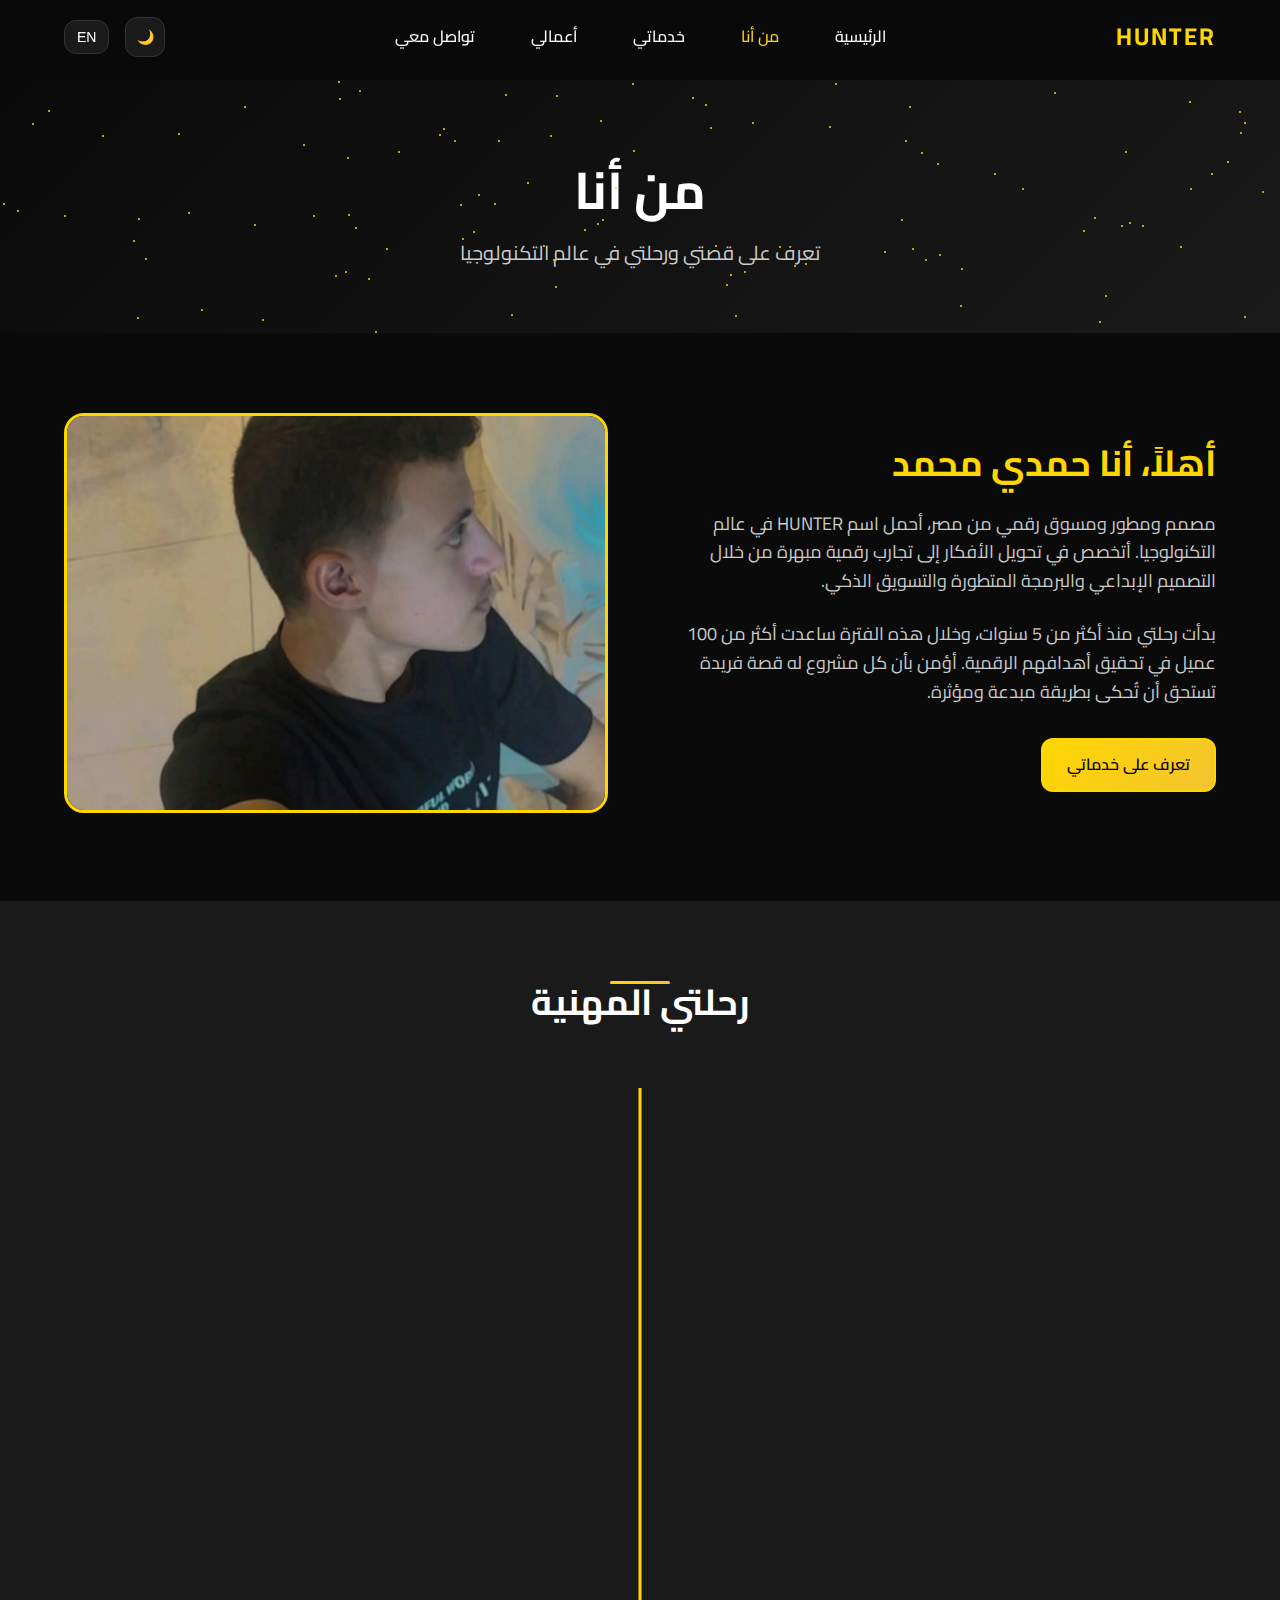
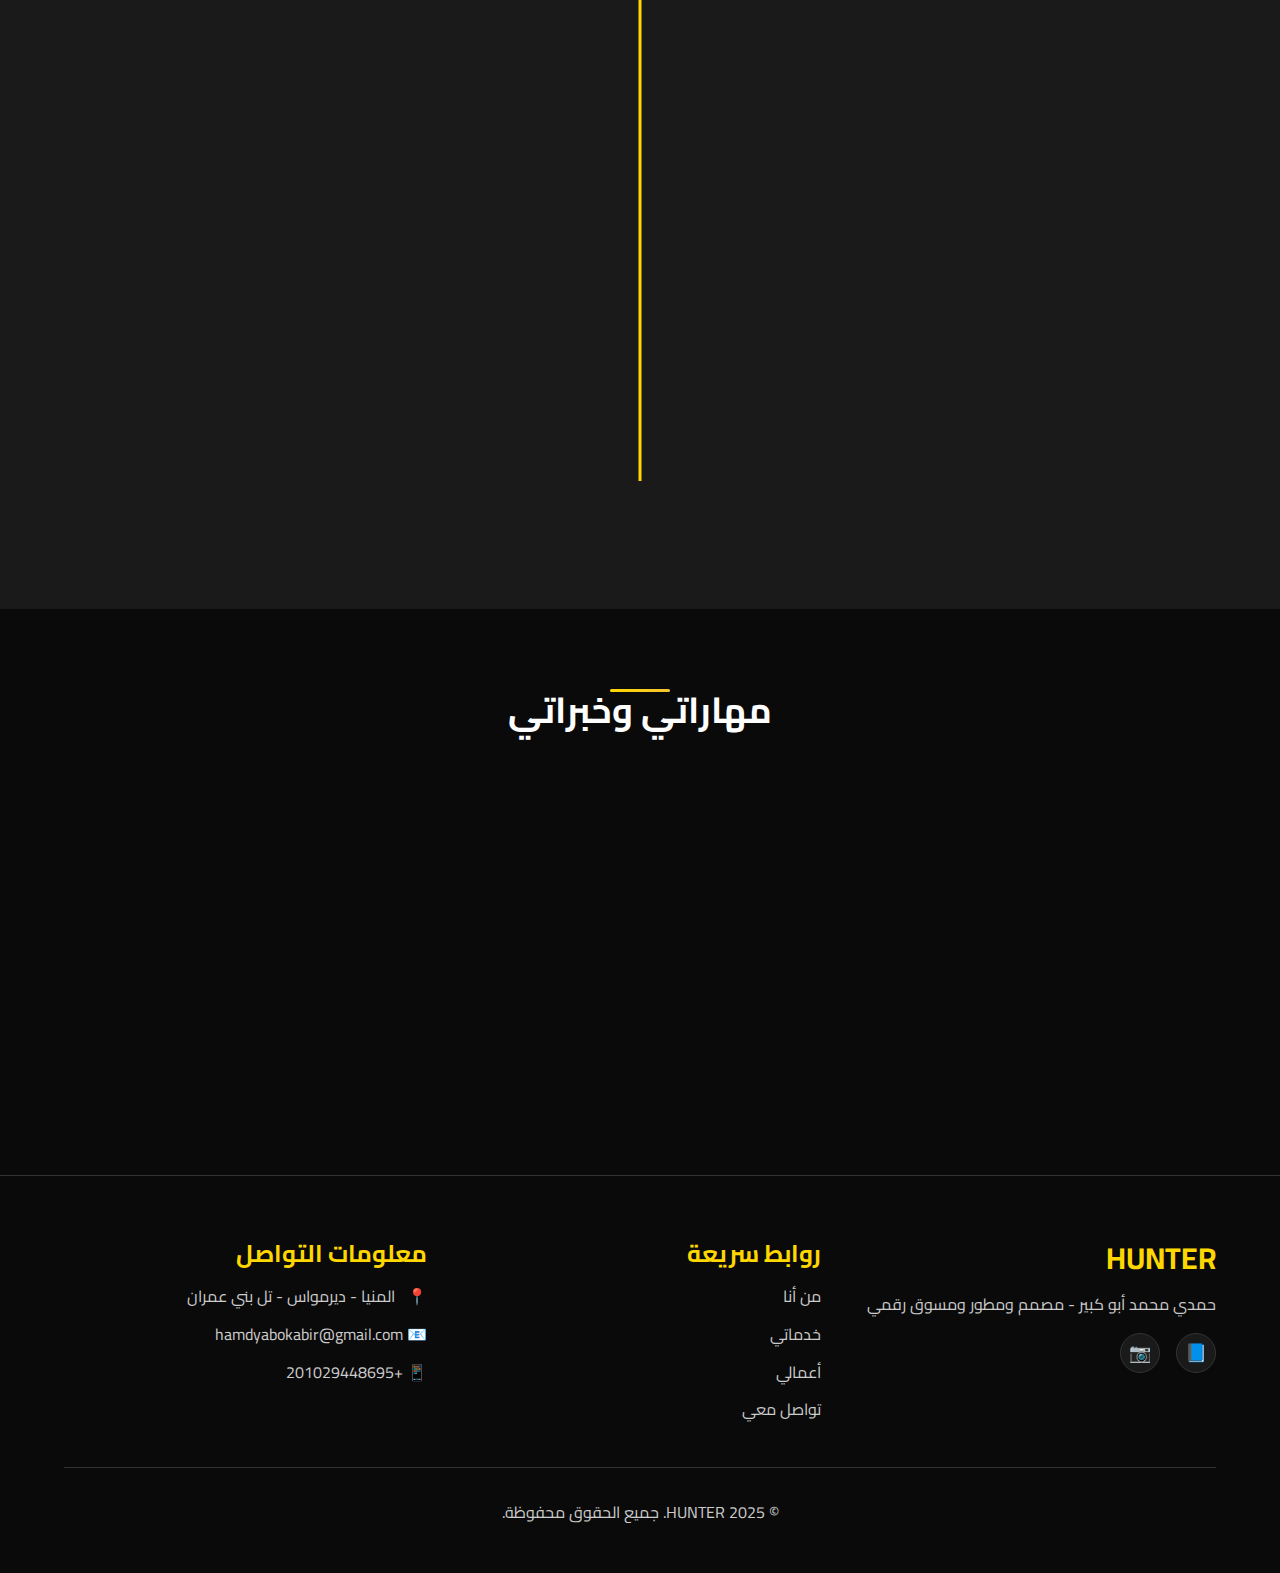
<file: about.html>
<!DOCTYPE html>
<html lang="ar" dir="rtl">
<head>
    <meta charset="UTF-8">
    <meta name="viewport" content="width=device-width, initial-scale=1.0">
    <title>من أنا - HUNTER Portfolio</title>
    <meta name="description" content="تعرف على حمدي محمد أبو كبير - HUNTER، خبرته ومهاراته في التصميم والبرمجة والتسويق الرقمي">
    <link rel="preconnect" href="https://fonts.googleapis.com">
    <link rel="preconnect" href="https://fonts.gstatic.com" crossorigin>
    <link href="https://fonts.googleapis.com/css2?family=Cairo:wght@300;400;600;700&family=Poppins:wght@300;400;500;600;700&display=swap" rel="stylesheet">
    <link rel="stylesheet" href="css/style.css">
</head>
<body class="dark-theme" data-lang="ar">
    <!-- Navigation -->
    <nav class="navbar" id="navbar">
        <div class="nav-container">
            <div class="nav-brand">
                <span class="brand-text">HUNTER</span>
            </div>
            
            <div class="nav-menu" id="nav-menu">
                <a href="index.html" class="nav-link" data-translate="nav_home">الرئيسية</a>
                <a href="about.html" class="nav-link active" data-translate="nav_about">من أنا</a>
                <a href="services.html" class="nav-link" data-translate="nav_services">خدماتي</a>
                <a href="portfolio.html" class="nav-link" data-translate="nav_portfolio">أعمالي</a>
                <a href="contact.html" class="nav-link" data-translate="nav_contact">تواصل معي</a>
            </div>
            
            <div class="nav-controls">
                <button class="theme-toggle" id="theme-toggle" aria-label="Toggle theme">
                    <span class="sun-icon">☀️</span>
                    <span class="moon-icon">🌙</span>
                </button>
                <button class="lang-toggle" id="lang-toggle" data-translate="lang_toggle">EN</button>
                <button class="nav-toggle" id="nav-toggle" aria-label="Toggle menu">
                    <span></span>
                    <span></span>
                    <span></span>
                </button>
            </div>
        </div>
    </nav>

    <!-- About Hero -->
    <section class="page-hero">
        <div class="stars-container" id="stars"></div>
        <div class="container">
            <h1 class="page-title" data-translate="about_title">من أنا</h1>
            <p class="page-subtitle" data-translate="about_subtitle">تعرف على قصتي ورحلتي في عالم التكنولوجيا</p>
        </div>
    </section>

    <!-- About Content -->
    <section class="about-content">
        <div class="container">
            <div class="about-grid">
                <div class="about-text" data-aos="fade-right">
                    <h2 data-translate="about_intro_title">أهلاً، أنا حمدي محمد</h2>
                    <p data-translate="about_intro_text">
                        مصمم ومطور ومسوق رقمي من مصر، أحمل اسم HUNTER في عالم التكنولوجيا. أتخصص في تحويل الأفكار إلى تجارب رقمية مبهرة من خلال التصميم الإبداعي والبرمجة المتطورة والتسويق الذكي.
                    </p>
                    <p data-translate="about_intro_text2">
                        بدأت رحلتي منذ أكثر من 4 سنوات، وخلال هذه الفترة ساعدت أكثر من 99+ عميل في تحقيق أهدافهم الرقمية. أؤمن بأن كل مشروع له قصة فريدة تستحق أن تُحكى بطريقة مبدعة ومؤثرة.
                    </p>
                    <div class="about-cta">
                        <a href="https://wa.me/201029448695" class="btn btn-primary" target="_blank" data-translate="about_cta">تعرف على خدماتي</a>
                    </div>
                </div>
                <div class="about-image" data-aos="fade-left">
                    <img src="css/حمدي.jpg" alt="حمدي">
                </div>
            </div>
        </div>
    </section>

    <!-- Timeline -->
    <section class="timeline-section">
        <div class="container">
            <h2 class="section-title" data-translate="timeline_title">رحلتي المهنية</h2>
            <div class="timeline">
                <div class="timeline-item" data-aos="fade-up">
                    <div class="timeline-date">2020</div>
                    <div class="timeline-content">
                        <h3 data-translate="timeline1_title">البداية</h3>
                        <p data-translate="timeline1_desc">بدأت رحلتي في التصميم الجرافيكي والتعلم الذاتي</p>
                    </div>
                </div>
                <div class="timeline-item" data-aos="fade-up" data-aos-delay="100">
                    <div class="timeline-date">2021</div>
                    <div class="timeline-content">
                        <h3 data-translate="timeline2_title">التطوير</h3>
                        <p data-translate="timeline2_desc">دخولي عالم البرمجة وتطوير المواقع</p>
                    </div>
                </div>
                <div class="timeline-item" data-aos="fade-up" data-aos-delay="200">
                    <div class="timeline-date">2022</div>
                    <div class="timeline-content">
                        <h3 data-translate="timeline3_title">التوسع</h3>
                        <p data-translate="timeline3_desc">إضافة التسويق الرقمي وإدارة وسائل التواصل</p>
                    </div>
                </div>
                <div class="timeline-item" data-aos="fade-up" data-aos-delay="300">
                    <div class="timeline-date">2023</div>
                    <div class="timeline-content">
                        <h3 data-translate="timeline4_title">الاحتراف</h3>
                        <p data-translate="timeline4_desc">تأسيس علامة HUNTER وتقديم خدمات متكاملة</p>
                    </div>
                </div>
                <div class="timeline-item" data-aos="fade-up" data-aos-delay="400">
                    <div class="timeline-date">2025</div>
                    <div class="timeline-content">
                        <h3 data-translate="timeline5_title">الحاضر</h3>
                        <p data-translate="timeline5_desc">أكثر من 150 مشروع ناجح وطموح لتحقيق المزيد</p>
                    </div>
                </div>
            </div>
        </div>
    </section>

    <!-- Skills -->
    <section class="skills-section">
        <div class="container">
            <h2 class="section-title" data-translate="skills_title">مهاراتي وخبراتي</h2>
            <div class="skills-grid">
                <div class="skill-category" data-aos="fade-up">
                    <h3 data-translate="skills_design_title">التصميم</h3>
                    <div class="skills-list">
                        <div class="skill-item">
                            <span>Adobe Photoshop</span>
                            <div class="skill-bar"><div class="skill-progress" style="width: 95%"></div></div>
                        </div>
                        <div class="skill-item">
                            <span>Adobe Illustrator</span>
                            <div class="skill-bar"><div class="skill-progress" style="width: 90%"></div></div>
                        </div>
                        <div class="skill-item">
                            <span>Figma</span>
                            <div class="skill-bar"><div class="skill-progress" style="width: 85%"></div></div>
                        </div>
                    </div>
                </div>
                <div class="skill-category" data-aos="fade-up" data-aos-delay="100">
                    <h3 data-translate="skills_dev_title">البرمجة</h3>
                    <div class="skills-list">
                        <div class="skill-item">
                            <span>HTML/CSS</span>
                            <div class="skill-bar"><div class="skill-progress" style="width: 98%"></div></div>
                        </div>
                        <div class="skill-item">
                            <span>JavaScript</span>
                            <div class="skill-bar"><div class="skill-progress" style="width: 90%"></div></div>
                        </div>
                        <div class="skill-item">
                            <span>React</span>
                            <div class="skill-bar"><div class="skill-progress" style="width: 80%"></div></div>
                        </div>
                    </div>
                </div>
                <div class="skill-category" data-aos="fade-up" data-aos-delay="200">
                    <h3 data-translate="skills_marketing_title">التسويق</h3>
                    <div class="skills-list">
                        <div class="skill-item">
                            <span data-translate="skill_social">إدارة وسائل التواصل</span>
                            <div class="skill-bar"><div class="skill-progress" style="width: 95%"></div></div>
                        </div>
                        <div class="skill-item">
                            <span data-translate="skill_content">كتابة المحتوى</span>
                            <div class="skill-bar"><div class="skill-progress" style="width: 88%"></div></div>
                        </div>
                        <div class="skill-item">
                            <span data-translate="skill_seo">تحسين محركات البحث</span>
                            <div class="skill-bar"><div class="skill-progress" style="width: 75%"></div></div>
                        </div>
                    </div>
                </div>
            </div>
        </div>
    </section>

    <!-- Footer -->
    <footer class="footer">
        <div class="container">
            <div class="footer-content">
                <div class="footer-section">
                    <h3>HUNTER</h3>
                    <p data-translate="footer_description">حمدي محمد أبو كبير - مصمم ومطور ومسوق رقمي</p>
                    <div class="social-links">
                        <a href="https://www.facebook.com/share/19vfsxY9N6/" aria-label="Facebook">📘</a>
                        <a href="https://www.instagram.com/hunter_abokabir?igsh=MW1qZHFhcWM5dHo4eA==" aria-label="Instagram">📷</a>
                    </div>
                </div>
                <div class="footer-section">
                    <h4 data-translate="footer_links_title">روابط سريعة</h4>
                    <ul class="footer-links">
                        <li><a href="about.html" data-translate="nav_about">من أنا</a></li>
                        <li><a href="services.html" data-translate="nav_services">خدماتي</a></li>
                        <li><a href="portfolio.html" data-translate="nav_portfolio">أعمالي</a></li>
                        <li><a href="contact.html" data-translate="nav_contact">تواصل معي</a></li>
                    </ul>
                </div>
                <div class="footer-section">
                    <h4 data-translate="footer_contact_title">معلومات التواصل</h4>
                    <div class="contact-info">
                        <p>📍 <span data-translate="footer_location">المنيا - ديرمواس - تل بني عمران</span></p>
                        <p>📧 hamdyabokabir@gmail.com</p>
                        <p>📱 +201029448695</p>
                    </div>
                </div>
            </div>
            <div class="footer-bottom">
                <p>&copy; 2025 HUNTER. <span data-translate="footer_rights">جميع الحقوق محفوظة.</span></p>
            </div>
        </div>
    </footer>

    <script src="js/lang.js"></script>
    <script src="js/main.js"></script>
</body>
</html>
</file>
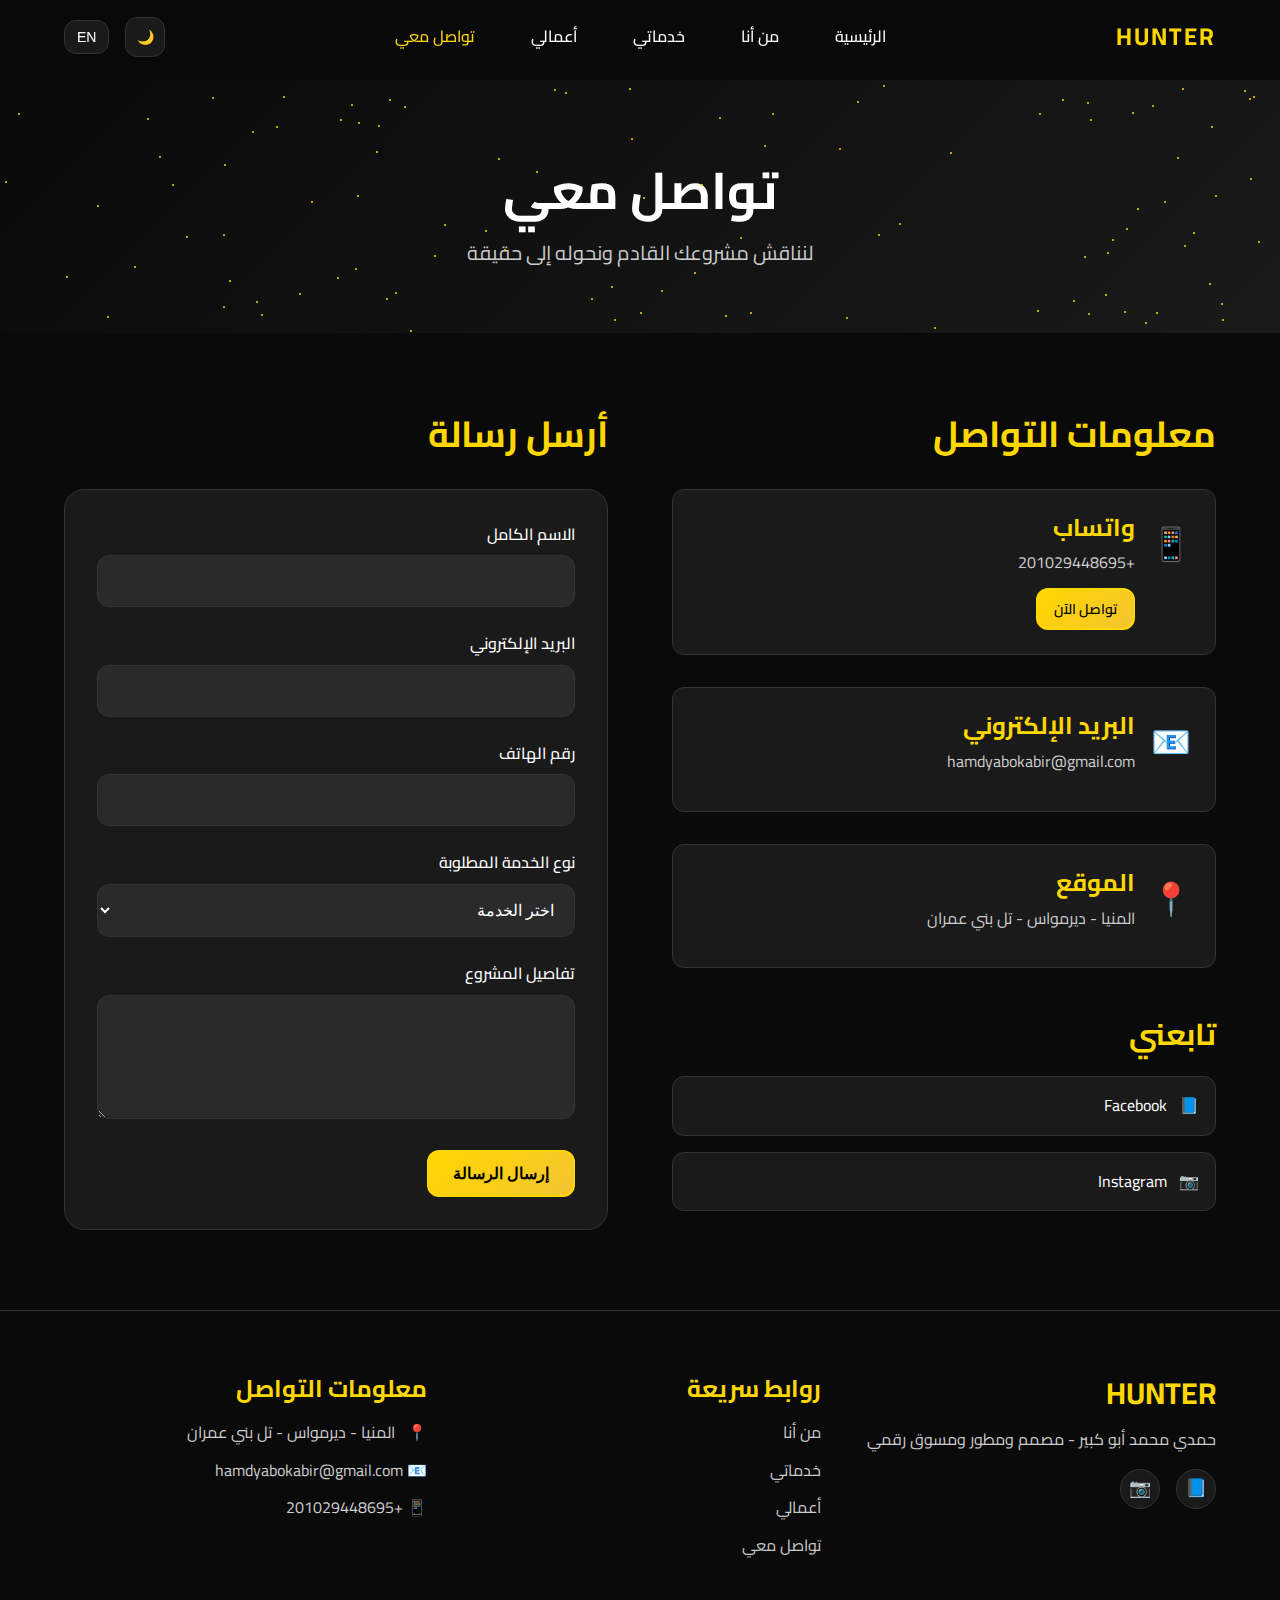
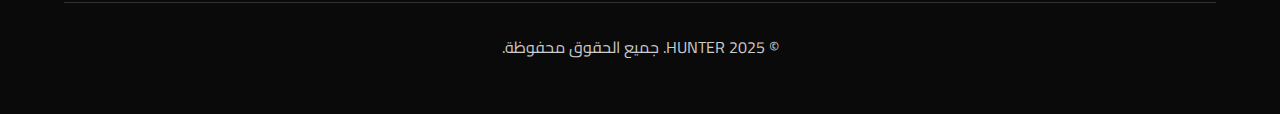
<file: contact.html>
<!DOCTYPE html>
<html lang="ar" dir="rtl">
<head>
    <meta charset="UTF-8">
    <meta name="viewport" content="width=device-width, initial-scale=1.0">
    <title>تواصل معي - HUNTER Portfolio</title>
    <meta name="description" content="تواصل مع HUNTER لمناقشة مشروعك القادم. متوفر عبر الواتساب والبريد الإلكتروني">
    <link rel="preconnect" href="https://fonts.googleapis.com">
    <link rel="preconnect" href="https://fonts.gstatic.com" crossorigin>
    <link href="https://fonts.googleapis.com/css2?family=Cairo:wght@300;400;600;700&family=Poppins:wght@300;400;500;600;700&display=swap" rel="stylesheet">
    <link rel="stylesheet" href="css/style.css">
</head>
<body class="dark-theme" data-lang="ar">
    <!-- Navigation -->
    <nav class="navbar" id="navbar">
        <div class="nav-container">
            <div class="nav-brand">
                <span class="brand-text">HUNTER</span>
            </div>
            
            <div class="nav-menu" id="nav-menu">
                <a href="index.html" class="nav-link" data-translate="nav_home">الرئيسية</a>
                <a href="about.html" class="nav-link" data-translate="nav_about">من أنا</a>
                <a href="services.html" class="nav-link" data-translate="nav_services">خدماتي</a>
                <a href="portfolio.html" class="nav-link" data-translate="nav_portfolio">أعمالي</a>
                <a href="contact.html" class="nav-link active" data-translate="nav_contact">تواصل معي</a>
            </div>
            
            <div class="nav-controls">
                <button class="theme-toggle" id="theme-toggle" aria-label="Toggle theme">
                    <span class="sun-icon">☀️</span>
                    <span class="moon-icon">🌙</span>
                </button>
                <button class="lang-toggle" id="lang-toggle" data-translate="lang_toggle">EN</button>
                <button class="nav-toggle" id="nav-toggle" aria-label="Toggle menu">
                    <span></span>
                    <span></span>
                    <span></span>
                </button>
            </div>
        </div>
    </nav>

    <!-- Contact Hero -->
    <section class="page-hero">
        <div class="stars-container" id="stars"></div>
        <div class="container">
            <h1 class="page-title" data-translate="contact_page_title">تواصل معي</h1>
            <p class="page-subtitle" data-translate="contact_page_subtitle">لنناقش مشروعك القادم ونحوله إلى حقيقة</p>
        </div>
    </section>

    <!-- Contact Content -->
    <section class="contact-content">
        <div class="container">
            <div class="contact-grid">
                <div class="contact-info" data-aos="fade-right">
                    <h2 data-translate="contact_info_title">معلومات التواصل</h2>
                    <div class="contact-methods">
                        <div class="contact-method">
                            <div class="contact-icon">📱</div>
                            <div class="contact-details">
                                <h4 data-translate="contact_whatsapp">واتساب</h4>
                                <p>+201029448695</p>
                                <a href="https://wa.me/201029448695" class="btn btn-primary btn-sm" target="_blank" data-translate="contact_whatsapp_btn">تواصل الآن</a>
                            </div>
                        </div>
                        <div class="contact-method">
                            <div class="contact-icon">📧</div>
                            <div class="contact-details">
                                <h4 data-translate="contact_email">البريد الإلكتروني</h4>
                                <p>hamdyabokabir@gmail.com</p>
                            </div>
                        </div>
                        <div class="contact-method">
                            <div class="contact-icon">📍</div>
                            <div class="contact-details">
                                <h4 data-translate="contact_location">الموقع</h4>
                                <p data-translate="contact_address">المنيا - ديرمواس - تل بني عمران</p>
                            </div>
                        </div>
                    </div>
                    
                    <div class="social-section">
                        <h3 data-translate="follow_me">تابعني</h3>
                        <div class="social-links-large">
                            <a href="https://www.facebook.com/share/19vfsxY9N6/" class="social-link" aria-label="Facebook">
                                <span>📘</span>
                                <span>Facebook</span>
                            </a>
                            <a href="https://www.instagram.com/hunter_abokabir?igsh=MW1qZHFhcWM5dHo4eA==" class="social-link" aria-label="Instagram">
                                <span>📷</span>
                                <span>Instagram</span>
                            </a>
                        </div>
                    </div>
                </div>

                <div class="contact-form-container" data-aos="fade-left">
                    <h2 data-translate="contact_form_title">أرسل رسالة</h2>
                    <form class="contact-form" id="contactForm">
                        <div class="form-group">
                            <label for="name" data-translate="form_name">الاسم الكامل</label>
                            <input type="text" id="name" name="name" required>
                        </div>
                        <div class="form-group">
                            <label for="email" data-translate="form_email">البريد الإلكتروني</label>
                            <input type="email" id="email" name="email" required>
                        </div>
                        <div class="form-group">
                            <label for="phone" data-translate="form_phone">رقم الهاتف</label>
                            <input type="tel" id="phone" name="phone">
                        </div>
                        <div class="form-group">
                            <label for="service" data-translate="form_service">نوع الخدمة المطلوبة</label>
                            <select id="service" name="service" required>
                                <option value="" data-translate="form_service_placeholder">اختر الخدمة</option>
                                <option value="design" data-translate="service_design_title">التصميم الجرافيكي</option>
                                <option value="development" data-translate="service_dev_title">البرمجة والتطوير</option>
                                <option value="social" data-translate="service_social_title">إدارة وسائل التواصل</option>
                                <option value="digital" data-translate="service_digital_title">الخدمات الرقمية</option>
                            </select>
                        </div>
                        <div class="form-group">
                            <label for="message" data-translate="form_message">تفاصيل المشروع</label>
                            <textarea id="message" name="message" rows="5" required></textarea>
                        </div>
                        <button type="submit" class="btn btn-primary" data-translate="form_submit">إرسال الرسالة</button>
                    </form>
                </div>
            </div>
        </div>
    </section>

    <!-- Footer -->
    <footer class="footer">
        <div class="container">
            <div class="footer-content">
                <div class="footer-section">
                    <h3>HUNTER</h3>
                    <p data-translate="footer_description">حمدي محمد أبو كبير - مصمم ومطور ومسوق رقمي</p>
                    <div class="social-links">
                        <a href="https://www.facebook.com/share/19vfsxY9N6/" aria-label="Facebook">📘</a>
                        <a href="https://www.instagram.com/hunter_abokabir?igsh=MW1qZHFhcWM5dHo4eA==" aria-label="Instagram">📷</a>
                    </div>
                </div>
                <div class="footer-section">
                    <h4 data-translate="footer_links_title">روابط سريعة</h4>
                    <ul class="footer-links">
                        <li><a href="about.html" data-translate="nav_about">من أنا</a></li>
                        <li><a href="services.html" data-translate="nav_services">خدماتي</a></li>
                        <li><a href="portfolio.html" data-translate="nav_portfolio">أعمالي</a></li>
                        <li><a href="contact.html" data-translate="nav_contact">تواصل معي</a></li>
                    </ul>
                </div>
                <div class="footer-section">
                    <h4 data-translate="footer_contact_title">معلومات التواصل</h4>
                    <div class="contact-info">
                        <p>📍 <span data-translate="footer_location">المنيا - ديرمواس - تل بني عمران</span></p>
                        <p>📧 hamdyabokabir@gmail.com</p>
                        <p>📱 +201029448695</p>
                    </div>
                </div>
            </div>
            <div class="footer-bottom">
                <p>&copy; 2025 HUNTER. <span data-translate="footer_rights">جميع الحقوق محفوظة.</span></p>
            </div>
        </div>
    </footer>

    <script src="js/lang.js"></script>
    <script src="js/main.js"></script>
</body>
</html>
</file>
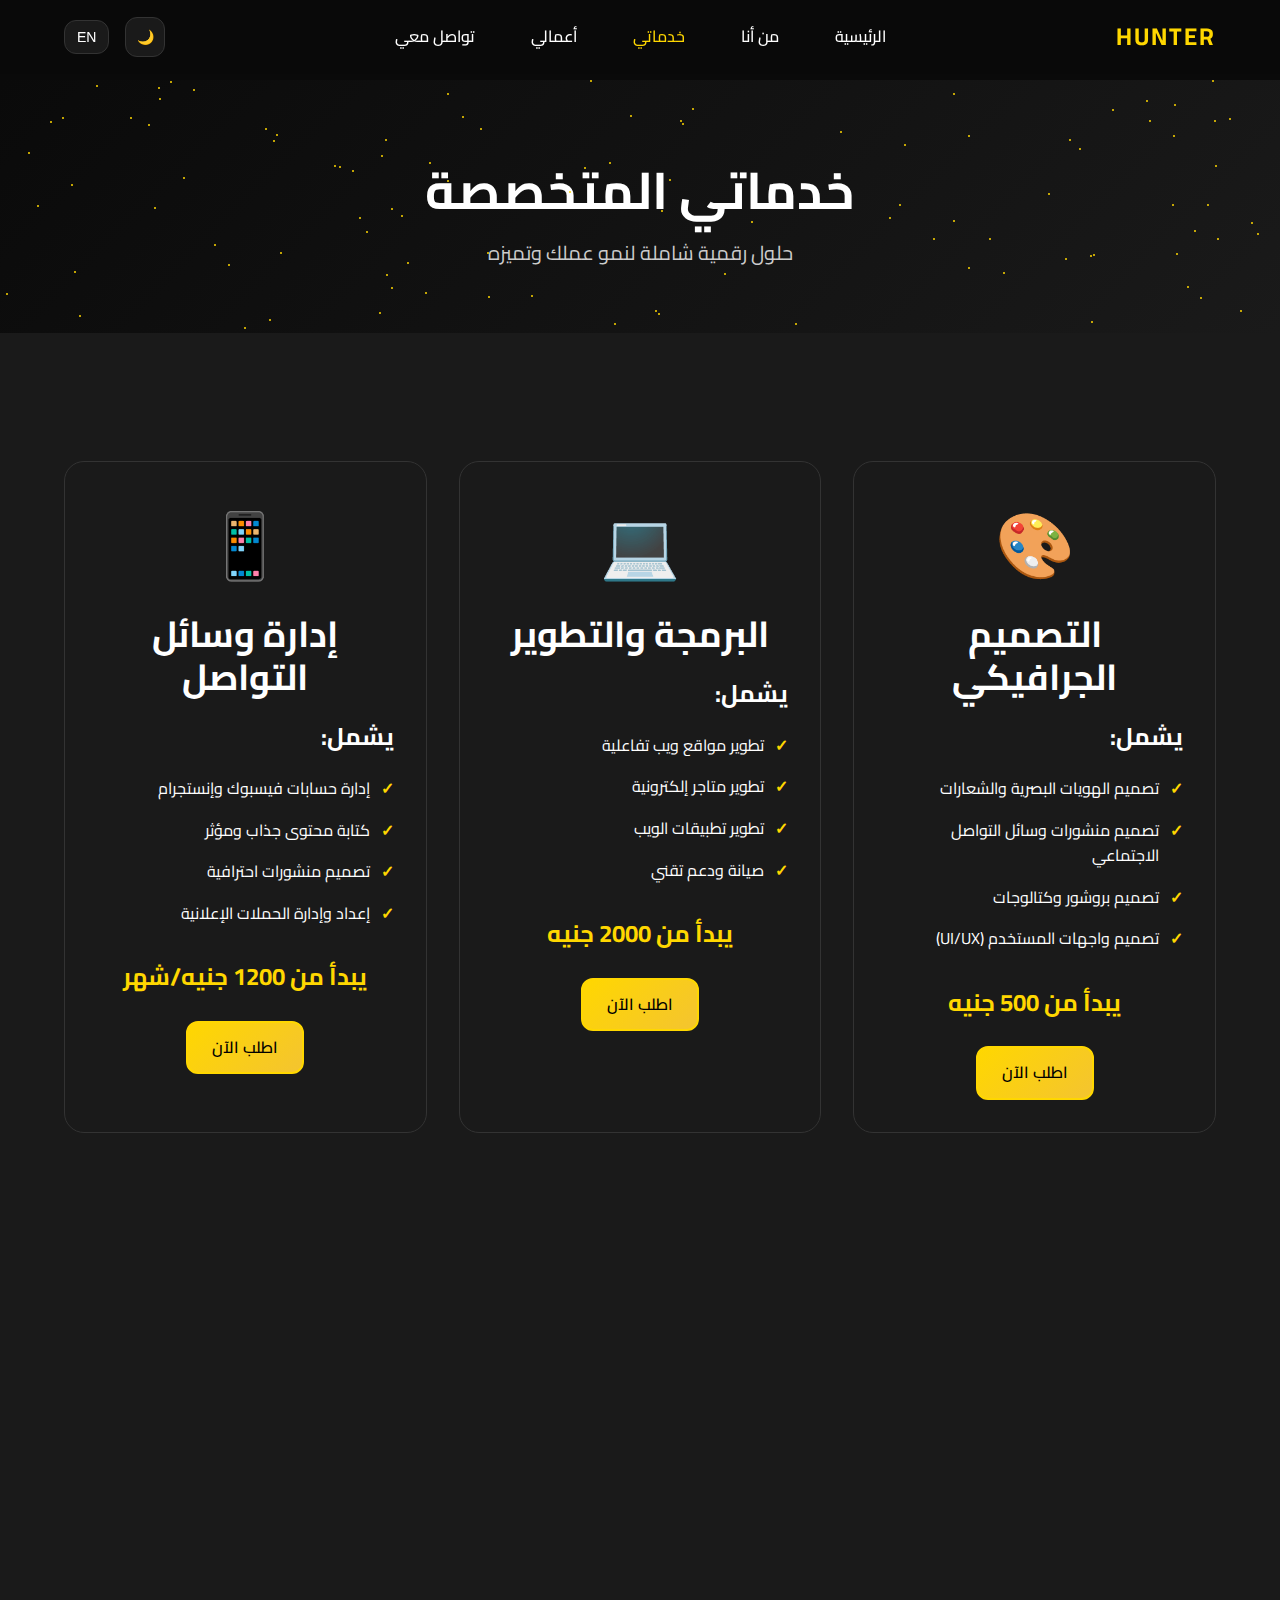
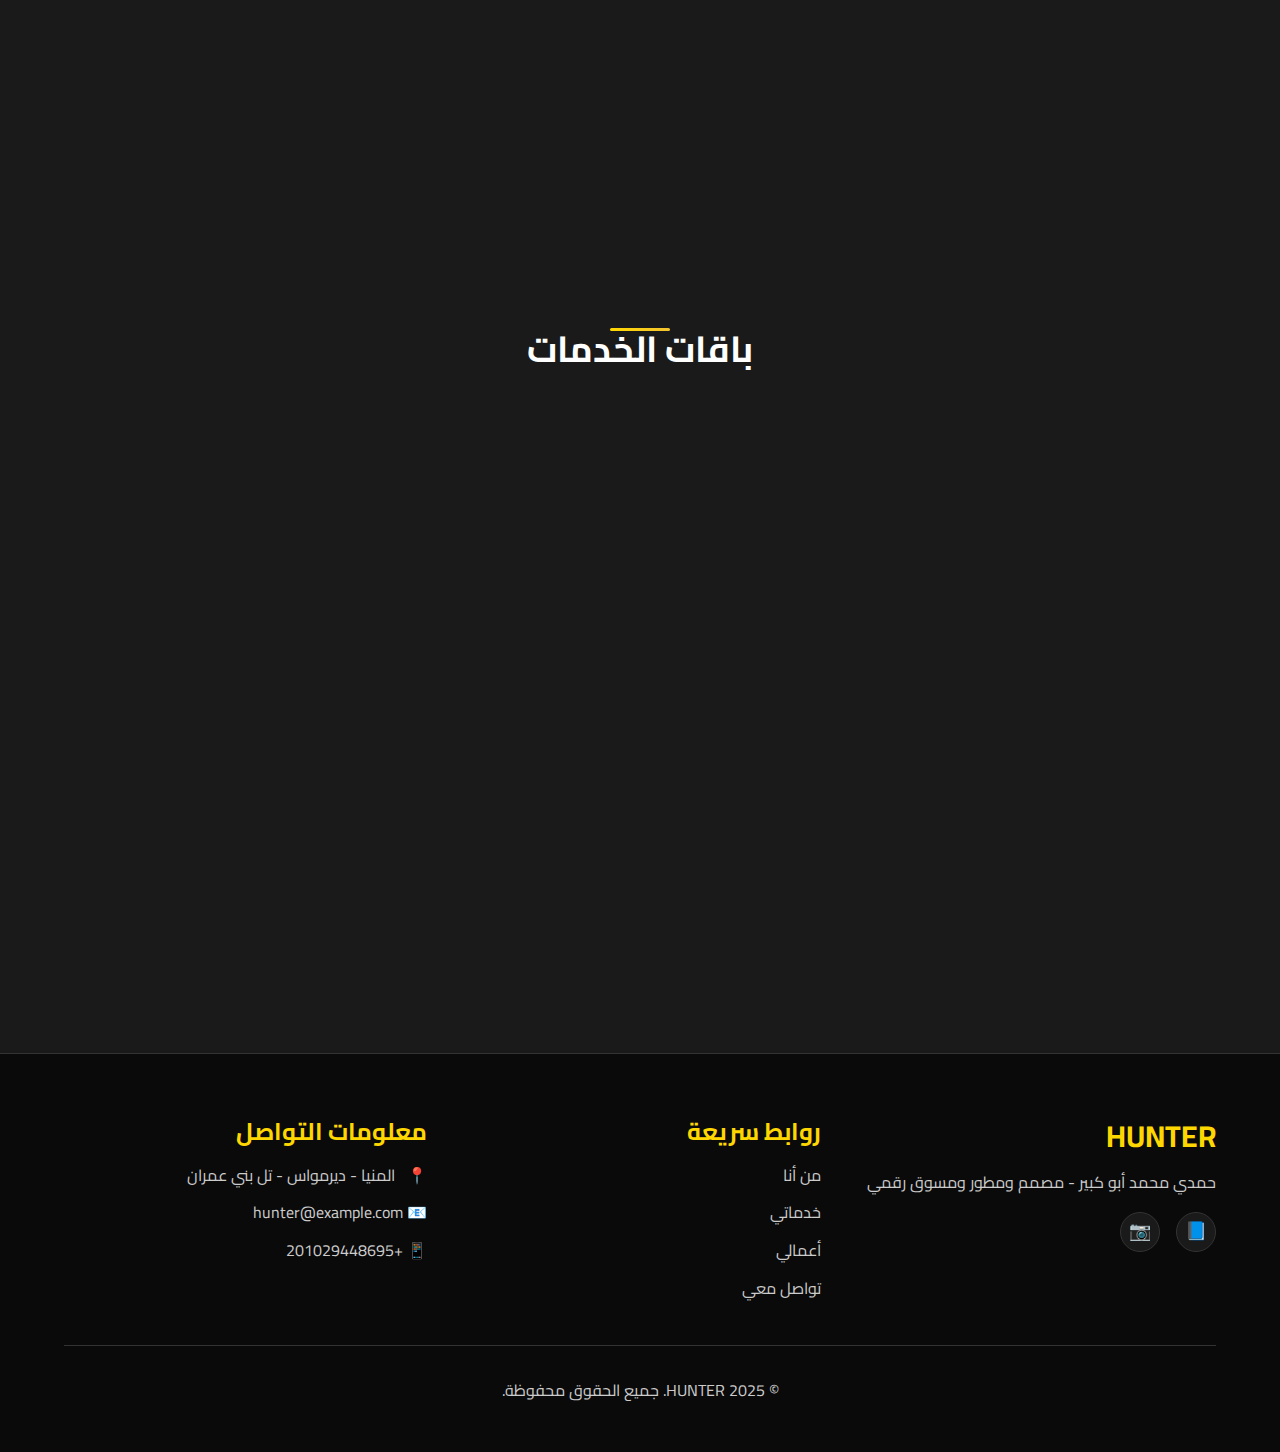
<file: services.html>
<!DOCTYPE html>
<html lang="ar" dir="rtl">
<head>
    <meta charset="UTF-8">
    <meta name="viewport" content="width=device-width, initial-scale=1.0">
    <title>خدماتي - HUNTER Portfolio</title>
    <meta name="description" content="خدمات HUNTER المتنوعة: تصميم جرافيك، برمجة مواقع، تسويق رقمي، وإدارة وسائل التواصل الاجتماعي">
    <link rel="preconnect" href="https://fonts.googleapis.com">
    <link rel="preconnect" href="https://fonts.gstatic.com" crossorigin>
    <link href="https://fonts.googleapis.com/css2?family=Cairo:wght@300;400;600;700&family=Poppins:wght@300;400;500;600;700&display=swap" rel="stylesheet">
    <link rel="stylesheet" href="css/style.css">
</head>
<body class="dark-theme" data-lang="ar">
    <!-- Navigation -->
    <nav class="navbar" id="navbar">
        <div class="nav-container">
            <div class="nav-brand">
                <span class="brand-text">HUNTER</span>
            </div>
            
            <div class="nav-menu" id="nav-menu">
                <a href="index.html" class="nav-link" data-translate="nav_home">الرئيسية</a>
                <a href="about.html" class="nav-link" data-translate="nav_about">من أنا</a>
                <a href="services.html" class="nav-link active" data-translate="nav_services">خدماتي</a>
                <a href="portfolio.html" class="nav-link" data-translate="nav_portfolio">أعمالي</a>
                <a href="contact.html" class="nav-link" data-translate="nav_contact">تواصل معي</a>
            </div>
            
            <div class="nav-controls">
                <button class="theme-toggle" id="theme-toggle" aria-label="Toggle theme">
                    <span class="sun-icon">☀️</span>
                    <span class="moon-icon">🌙</span>
                </button>
                <button class="lang-toggle" id="lang-toggle" data-translate="lang_toggle">EN</button>
                <button class="nav-toggle" id="nav-toggle" aria-label="Toggle menu">
                    <span></span>
                    <span></span>
                    <span></span>
                </button>
            </div>
        </div>
    </nav>

    <!-- Services Hero -->
    <section class="page-hero">
        <div class="stars-container" id="stars"></div>
        <div class="container">
            <h1 class="page-title" data-translate="services_page_title">خدماتي المتخصصة</h1>
            <p class="page-subtitle" data-translate="services_page_subtitle">حلول رقمية شاملة لنمو عملك وتميزه</p>
        </div>
    </section>

    <!-- Services Grid -->
    <section class="services-detailed">
        <div class="container">
            <div class="services-grid-detailed">
                <div class="service-detailed-card" data-aos="fade-up">
                    <div class="service-header">
                        <div class="service-icon-large">🎨</div>
                        <h2 data-translate="service_design_title">التصميم الجرافيكي</h2>
                    </div>
                    <div class="service-features">
                        <h4 data-translate="service_includes">يشمل:</h4>
                        <ul>
                            <li data-translate="design_feature1">تصميم الهويات البصرية والشعارات</li>
                            <li data-translate="design_feature2">تصميم منشورات وسائل التواصل الاجتماعي</li>
                            <li data-translate="design_feature3">تصميم بروشور وكتالوجات</li>
                            <li data-translate="design_feature4">تصميم واجهات المستخدم (UI/UX)</li>
                        </ul>
                    </div>
                    <div class="service-pricing">
                        <span class="price" data-translate="design_price">يبدأ من 500 جنيه</span>
                    </div>
                    <a href="https://wa.me/201029448695" class="btn btn-primary" target="_blank" data-translate="order_now">اطلب الآن</a>
                </div>

                <div class="service-detailed-card" data-aos="fade-up" data-aos-delay="100">
                    <div class="service-header">
                        <div class="service-icon-large">💻</div>
                        <h2 data-translate="service_dev_title">البرمجة والتطوير</h2>
                    </div>
                    <div class="service-features">
                        <h4 data-translate="service_includes">يشمل:</h4>
                        <ul>
                            <li data-translate="dev_feature1">تطوير مواقع ويب تفاعلية</li>
                            <li data-translate="dev_feature2">تطوير متاجر إلكترونية</li>
                            <li data-translate="dev_feature3">تطوير تطبيقات الويب</li>
                            <li data-translate="dev_feature4">صيانة ودعم تقني</li>
                        </ul>
                    </div>
                    <div class="service-pricing">
                        <span class="price" data-translate="dev_price">يبدأ من 2000 جنيه</span>
                    </div>
                    <a href="https://wa.me/201029448695" class="btn btn-primary" target="_blank" data-translate="order_now">اطلب الآن</a>
                </div>

                <div class="service-detailed-card" data-aos="fade-up" data-aos-delay="200">
                    <div class="service-header">
                        <div class="service-icon-large">📱</div>
                        <h2 data-translate="service_social_title">إدارة وسائل التواصل</h2>
                    </div>
                    <div class="service-features">
                        <h4 data-translate="service_includes">يشمل:</h4>
                        <ul>
                            <li data-translate="social_feature1">إدارة حسابات فيسبوك وإنستجرام</li>
                            <li data-translate="social_feature2">كتابة محتوى جذاب ومؤثر</li>
                            <li data-translate="social_feature3">تصميم منشورات احترافية</li>
                            <li data-translate="social_feature4">إعداد وإدارة الحملات الإعلانية</li>
                        </ul>
                    </div>
                    <div class="service-pricing">
                        <span class="price" data-translate="social_price">يبدأ من 1200 جنيه/شهر</span>
                    </div>
                    <a href="https://wa.me/201029448695" class="btn btn-primary" target="_blank" data-translate="order_now">اطلب الآن</a>
                </div>

                <div class="service-detailed-card" data-aos="fade-up" data-aos-delay="300">
                    <div class="service-header">
                        <div class="service-icon-large">🚀</div>
                        <h2 data-translate="service_digital_title">الخدمات الرقمية</h2>
                    </div>
                    <div class="service-features">
                        <h4 data-translate="service_includes">يشمل:</h4>
                        <ul>
                            <li data-translate="digital_feature1">استشارات تقنية متخصصة</li>
                            <li data-translate="digital_feature2">تحسين محركات البحث (SEO)</li>
                            <li data-translate="digital_feature3">تحليل الأداء والإحصائيات</li>
                            <li data-translate="digital_feature4">استراتيجيات التسويق الرقمي</li>
                        </ul>
                    </div>
                    <div class="service-pricing">
                        <span class="price" data-translate="digital_price">يبدأ من 800 جنيه</span>
                    </div>
                    <a href="https://wa.me/201029448695" class="btn btn-primary" target="_blank" data-translate="order_now">اطلب الآن</a>
                </div>
            </div>
        </div>
    </section>

    <!-- Pricing Packages -->
    <section class="pricing-section">
        <div class="container">
            <h2 class="section-title" data-translate="pricing_title">باقات الخدمات</h2>
            <div class="pricing-grid">
                <div class="pricing-card" data-aos="fade-up">
                    <div class="pricing-header">
                        <h3 data-translate="pricing_basic_title">الباقة الأساسية</h3>
                        <div class="pricing-price">
                            <span class="price-amount" data-translate="pricing_basic_price">1500</span>
                            <span class="price-currency" data-translate="currency">جنيه</span>
                        </div>
                    </div>
                    <ul class="pricing-features">
                        <li data-translate="basic_feature1">تصميم شعار احترافي</li>
                        <li data-translate="basic_feature2">تصميم 10 منشورات</li>
                        <li data-translate="basic_feature3">دعم فني لمدة شهر</li>
                    </ul>
                    <a href="https://wa.me/201029448695" class="btn btn-outline" target="_blank" data-translate="choose_package">اختر الباقة</a>
                </div>

                <div class="pricing-card featured" data-aos="fade-up" data-aos-delay="100">
                    <div class="pricing-badge" data-translate="most_popular">الأكثر طلباً</div>
                    <div class="pricing-header">
                        <h3 data-translate="pricing_standard_title">الباقة المتوسطة</h3>
                        <div class="pricing-price">
                            <span class="price-amount" data-translate="pricing_standard_price">3500</span>
                            <span class="price-currency" data-translate="currency">جنيه</span>
                        </div>
                    </div>
                    <ul class="pricing-features">
                        <li data-translate="standard_feature1">هوية بصرية كاملة</li>
                        <li data-translate="standard_feature2">موقع ويب احترافي</li>
                        <li data-translate="standard_feature3">إدارة شهر مجاني</li>
                        <li data-translate="standard_feature4">دعم فني 3 شهور</li>
                    </ul>
                    <a href="https://wa.me/201029448695" class="btn btn-primary" target="_blank" data-translate="choose_package">اختر الباقة</a>
                </div>

                <div class="pricing-card" data-aos="fade-up" data-aos-delay="200">
                    <div class="pricing-header">
                        <h3 data-translate="pricing_premium_title">الباقة الشاملة</h3>
                        <div class="pricing-price">
                            <span class="price-amount" data-translate="pricing_premium_price">6000</span>
                            <span class="price-currency" data-translate="currency">جنيه</span>
                        </div>
                    </div>
                    <ul class="pricing-features">
                        <li data-translate="premium_feature1">حلول رقمية متكاملة</li>
                        <li data-translate="premium_feature2">موقع + متجر إلكتروني</li>
                        <li data-translate="premium_feature3">حملة تسويقية شاملة</li>
                        <li data-translate="premium_feature4">دعم فني 6 شهور</li>
                        <li data-translate="premium_feature5">استشارات مجانية</li>
                    </ul>
                    <a href="https://wa.me/201029448695" class="btn btn-outline" target="_blank" data-translate="choose_package">اختر الباقة</a>
                </div>
            </div>
        </div>
    </section>

    <!-- Footer -->
    <footer class="footer">
        <div class="container">
            <div class="footer-content">
                <div class="footer-section">
                    <h3>HUNTER</h3>
                    <p data-translate="footer_description">حمدي محمد أبو كبير - مصمم ومطور ومسوق رقمي</p>
                    <div class="social-links">
                        <a href="https://www.facebook.com/share/19vfsxY9N6/" aria-label="Facebook">📘</a>
                        <a href="https://www.instagram.com/hunter_abokabir?igsh=MW1qZHFhcWM5dHo4eA==" aria-label="Instagram">📷</a>
                    </div>
                </div>
                <div class="footer-section">
                    <h4 data-translate="footer_links_title">روابط سريعة</h4>
                    <ul class="footer-links">
                        <li><a href="about.html" data-translate="nav_about">من أنا</a></li>
                        <li><a href="services.html" data-translate="nav_services">خدماتي</a></li>
                        <li><a href="portfolio.html" data-translate="nav_portfolio">أعمالي</a></li>
                        <li><a href="contact.html" data-translate="nav_contact">تواصل معي</a></li>
                    </ul>
                </div>
                <div class="footer-section">
                    <h4 data-translate="footer_contact_title">معلومات التواصل</h4>
                    <div class="contact-info">
                        <p>📍 <span data-translate="footer_location">المنيا - ديرمواس - تل بني عمران</span></p>
                        <p>📧 hunter@example.com</p>
                        <p>📱 +201029448695</p>
                    </div>
                </div>
            </div>
            <div class="footer-bottom">
                <p>&copy; 2025 HUNTER. <span data-translate="footer_rights">جميع الحقوق محفوظة.</span></p>
            </div>
        </div>
    </footer>

    <script src="js/lang.js"></script>
    <script src="js/main.js"></script>
</body>
</html>
</file>
<file: css/style.css>
/* ========== CSS Variables & Root Styles ========== */
:root {
    /* Colors - Dark Theme */
    --bg-primary: #0a0a0a;
    --bg-secondary: #1a1a1a;
    --bg-tertiary: #2a2a2a;
    --text-primary: #ffffff;
    --text-secondary: #cccccc;
    --text-muted: #999999;
    --accent-gold: #FFD700;
    --accent-gold-hover: #F4C430;
    --border-color: #333333;
    --shadow-color: rgba(255, 215, 0, 0.1);
    --card-bg: #1a1a1a;
    
    /* Colors - Light Theme */
    --bg-primary-light: #ffffff;
    --bg-secondary-light: #f8f9fa;
    --bg-tertiary-light: #e9ecef;
    --text-primary-light: #2a2a2a;
    --text-secondary-light: #495057;
    --text-muted-light: #6c757d;
    --border-color-light: #dee2e6;
    --shadow-color-light: rgba(0, 0, 0, 0.1);
    --card-bg-light: #ffffff;
    
    /* Typography */
    --font-arabic: 'Cairo', 'Arial', sans-serif;
    --font-english: 'Poppins', 'Helvetica', sans-serif;
    --font-size-xs: 0.75rem;
    --font-size-sm: 0.875rem;
    --font-size-base: 1rem;
    --font-size-lg: 1.125rem;
    --font-size-xl: 1.25rem;
    --font-size-2xl: 1.5rem;
    --font-size-3xl: 1.875rem;
    --font-size-4xl: 2.25rem;
    --font-size-5xl: 3rem;
    
    /* Spacing */
    --spacing-1: 0.25rem;
    --spacing-2: 0.5rem;
    --spacing-3: 0.75rem;
    --spacing-4: 1rem;
    --spacing-5: 1.25rem;
    --spacing-6: 1.5rem;
    --spacing-8: 2rem;
    --spacing-10: 2.5rem;
    --spacing-12: 3rem;
    --spacing-16: 4rem;
    --spacing-20: 5rem;
    
    /* Layout */
    --container-max-width: 1200px;
    --border-radius: 12px;
    --border-radius-lg: 20px;
    --transition: all 0.3s cubic-bezier(0.4, 0, 0.2, 1);
}

/* ========== Base Styles ========== */
* {
    margin: 0;
    padding: 0;
    box-sizing: border-box;
}

html {
    scroll-behavior: smooth;
}

body {
    font-family: var(--font-arabic);
    background-color: var(--bg-primary);
    color: var(--text-primary);
    line-height: 1.6;
    transition: var(--transition);
    overflow-x: hidden;
}

/* Theme Switching */
body.light-theme {
    --bg-primary: var(--bg-primary-light);
    --bg-secondary: var(--bg-secondary-light);
    --bg-tertiary: var(--bg-tertiary-light);
    --text-primary: var(--text-primary-light);
    --text-secondary: var(--text-secondary-light);
    --text-muted: var(--text-muted-light);
    --border-color: var(--border-color-light);
    --shadow-color: var(--shadow-color-light);
    --card-bg: var(--card-bg-light);
}

/* Language Direction */
body[data-lang="en"] {
    font-family: var(--font-english);
    direction: ltr;
}

body[data-lang="ar"] {
    font-family: var(--font-arabic);
    direction: rtl;
}

/* ========== Typography ========== */
h1, h2, h3, h4, h5, h6 {
    font-weight: 700;
    line-height: 1.2;
    margin-bottom: var(--spacing-4);
}

h1 { font-size: var(--font-size-5xl); }
h2 { font-size: var(--font-size-4xl); }
h3 { font-size: var(--font-size-3xl); }
h4 { font-size: var(--font-size-2xl); }
h5 { font-size: var(--font-size-xl); }
h6 { font-size: var(--font-size-lg); }

p {
    margin-bottom: var(--spacing-4);
    color: var(--text-secondary);
}

a {
    text-decoration: none;
    color: var(--accent-gold);
    transition: var(--transition);
}

a:hover {
    color: var(--accent-gold-hover);
}

/* ========== Layout Components ========== */
.container {
    max-width: var(--container-max-width);
    margin: 0 auto;
    padding: 0 var(--spacing-6);
}

.section-title {
    text-align: center;
    margin-bottom: var(--spacing-16);
    position: relative;
}

.section-title::after {
    content: '';
    position: absolute;
    bottom: -var(--spacing-2);
    left: 50%;
    transform: translateX(-50%);
    width: 60px;
    height: 3px;
    background: linear-gradient(90deg, var(--accent-gold), var(--accent-gold-hover));
    border-radius: 2px;
}

/* ========== Navigation ========== */
.navbar {
    position: fixed;
    top: 0;
    left: 0;
    right: 0;
    background: rgba(10, 10, 10, 0.95);
    backdrop-filter: blur(10px);
    z-index: 1000;
    padding: var(--spacing-4) 0;
    transition: var(--transition);
}

.light-theme .navbar {
    background: rgba(255, 255, 255, 0.95);
}

.navbar.scrolled {
    background: var(--bg-primary);
    box-shadow: 0 2px 20px var(--shadow-color);
}

.nav-container {
    max-width: var(--container-max-width);
    margin: 0 auto;
    padding: 0 var(--spacing-6);
    display: flex;
    align-items: center;
    justify-content: space-between;
}

.nav-brand .brand-text {
    font-size: var(--font-size-2xl);
    font-weight: 700;
    color: var(--accent-gold);
    text-transform: uppercase;
    letter-spacing: 2px;
}

.nav-menu {
    display: flex;
    align-items: center;
    gap: var(--spacing-8);
}

.nav-link {
    font-size: var(--font-size-base);
    font-weight: 500;
    color: var(--text-primary);
    padding: var(--spacing-2) var(--spacing-3);
    border-radius: var(--border-radius);
    transition: var(--transition);
    position: relative;
}

.nav-link:hover,
.nav-link.active {
    color: var(--accent-gold);
}

.nav-controls {
    display: flex;
    align-items: center;
    gap: var(--spacing-4);
}

.theme-toggle,
.lang-toggle {
    background: var(--bg-secondary);
    border: 1px solid var(--border-color);
    color: var(--text-primary);
    padding: var(--spacing-2) var(--spacing-3);
    border-radius: var(--border-radius);
    cursor: pointer;
    transition: var(--transition);
    font-size: var(--font-size-sm);
}

.theme-toggle {
    position: relative;
    width: 40px;
    height: 40px;
    display: flex;
    align-items: center;
    justify-content: center;
}

.theme-toggle .sun-icon,
.theme-toggle .moon-icon {
    position: absolute;
    transition: var(--transition);
}

.dark-theme .theme-toggle .sun-icon {
    opacity: 0;
    transform: rotate(180deg);
}

.dark-theme .theme-toggle .moon-icon {
    opacity: 1;
    transform: rotate(0deg);
}

.light-theme .theme-toggle .sun-icon {
    opacity: 1;
    transform: rotate(0deg);
}

.light-theme .theme-toggle .moon-icon {
    opacity: 0;
    transform: rotate(-180deg);
}

.nav-toggle {
    display: none;
    flex-direction: column;
    gap: 4px;
    background: none;
    border: none;
    cursor: pointer;
    padding: var(--spacing-2);
}

.nav-toggle span {
    width: 25px;
    height: 3px;
    background: var(--text-primary);
    border-radius: 2px;
    transition: var(--transition);
}

/* ========== Buttons ========== */
.btn {
    display: inline-flex;
    align-items: center;
    justify-content: center;
    padding: var(--spacing-3) var(--spacing-6);
    border-radius: var(--border-radius);
    font-size: var(--font-size-base);
    font-weight: 600;
    text-decoration: none;
    border: 2px solid transparent;
    cursor: pointer;
    transition: var(--transition);
    gap: var(--spacing-2);
    position: relative;
    overflow: hidden;
}

.btn::before {
    content: '';
    position: absolute;
    top: 0;
    left: -100%;
    width: 100%;
    height: 100%;
    background: linear-gradient(90deg, transparent, rgba(255, 255, 255, 0.1), transparent);
    transition: left 0.5s;
}

.btn:hover::before {
    left: 100%;
}

.btn-primary {
    background: linear-gradient(135deg, var(--accent-gold), var(--accent-gold-hover));
    color: #000;
    border-color: var(--accent-gold);
}

.btn-primary:hover {
    background: linear-gradient(135deg, var(--accent-gold-hover), var(--accent-gold));
    transform: translateY(-2px);
    box-shadow: 0 8px 25px rgba(255, 215, 0, 0.3);
}

.btn-secondary,
.btn-outline {
    background: transparent;
    color: var(--text-primary);
    border-color: var(--border-color);
}

.btn-outline:hover {
    background: var(--accent-gold);
    color: #000;
    border-color: var(--accent-gold);
    transform: translateY(-2px);
}

.btn-sm {
    padding: var(--spacing-2) var(--spacing-4);
    font-size: var(--font-size-sm);
}

/* ========== Stars Animation ========== */
.stars-container {
    position: absolute;
    top: 0;
    left: 0;
    width: 100%;
    height: 100%;
    overflow: hidden;
    pointer-events: none;
}

.star {
    position: absolute;
    width: 2px;
    height: 2px;
    background: var(--accent-gold);
    border-radius: 50%;
    animation: twinkle 4s infinite linear;
}

@keyframes twinkle {
    0%, 100% { opacity: 0; transform: scale(0.5); }
    50% { opacity: 1; transform: scale(1); }
}

/* ========== Hero Section ========== */
.hero {
    position: relative;
    min-height: 100vh;
    display: flex;
    align-items: center;
    justify-content: center;
    text-align: center;
    background: linear-gradient(135deg, var(--bg-primary) 0%, var(--bg-secondary) 100%);
    overflow: hidden;
}

.hero-content {
    position: relative;
    z-index: 10;
    max-width: 800px;
    margin: 0 auto;
    padding: 0 var(--spacing-6);
}

.hero-title {
    font-size: clamp(2.5rem, 5vw, 4rem);
    margin-bottom: var(--spacing-6);
    opacity: 0;
    animation: fadeInUp 1s ease-out 0.5s forwards;
}

.brand-highlight {
    background: linear-gradient(135deg, var(--accent-gold), var(--accent-gold-hover));
    -webkit-background-clip: text;
    -webkit-text-fill-color: transparent;
    background-clip: text;
}

.hero-subtitle {
    font-size: var(--font-size-2xl);
    margin-bottom: var(--spacing-6);
    color: var(--text-secondary);
    opacity: 0;
    animation: fadeInUp 1s ease-out 0.8s forwards;
}

.typing-text {
    border-right: 3px solid var(--accent-gold);
    animation: typing 3s steps(30) 1.5s forwards, blink-cursor 1s infinite 1.5s;
    white-space: nowrap;
    overflow: hidden;
    width: 0;
}

@keyframes typing {
    from { width: 0; }
    to { width: 100%; }
}

@keyframes blink-cursor {
    0%, 50% { border-right-color: var(--accent-gold); }
    51%, 100% { border-right-color: transparent; }
}

.hero-description {
    font-size: var(--font-size-lg);
    margin-bottom: var(--spacing-8);
    opacity: 0;
    animation: fadeInUp 1s ease-out 1.1s forwards;
}

.hero-buttons {
    display: flex;
    gap: var(--spacing-4);
    justify-content: center;
    flex-wrap: wrap;
    opacity: 0;
    animation: fadeInUp 1s ease-out 1.4s forwards;
}

.scroll-indicator {
    position: absolute;
    bottom: var(--spacing-8);
    left: 50%;
    transform: translateX(-50%);
    text-align: center;
    color: var(--text-muted);
    animation: bounce 2s infinite;
}

.scroll-arrow {
    width: 0;
    height: 0;
    border-left: 8px solid transparent;
    border-right: 8px solid transparent;
    border-top: 12px solid var(--accent-gold);
    margin: var(--spacing-2) auto;
}

@keyframes bounce {
    0%, 20%, 50%, 80%, 100% { transform: translateX(-50%) translateY(0); }
    40% { transform: translateX(-50%) translateY(-10px); }
    60% { transform: translateX(-50%) translateY(-5px); }
}

@keyframes fadeInUp {
    from {
        opacity: 0;
        transform: translateY(30px);
    }
    to {
        opacity: 1;
        transform: translateY(0);
    }
}

/* ========== Page Hero ========== */
.page-hero {
    position: relative;
    padding: var(--spacing-20) 0 var(--spacing-16);
    margin-top: 80px;
    background: linear-gradient(135deg, var(--bg-primary) 0%, var(--bg-secondary) 100%);
    text-align: center;
    overflow: hidden;
}

.page-title {
    font-size: clamp(2rem, 4vw, 3.5rem);
    margin-bottom: var(--spacing-4);
    color: var(--text-primary);
}

.page-subtitle {
    font-size: var(--font-size-xl);
    color: var(--text-secondary);
    max-width: 600px;
    margin: 0 auto;
}

/* ========== Services ========== */
.services-preview,
.services-detailed {
    padding: var(--spacing-20) 0;
    background: var(--bg-secondary);
}

.services-grid {
    display: grid;
    grid-template-columns: repeat(auto-fit, minmax(280px, 1fr));
    gap: var(--spacing-8);
    margin-top: var(--spacing-12);
}

.services-grid-detailed {
    display: grid;
    grid-template-columns: repeat(auto-fit, minmax(320px, 1fr));
    gap: var(--spacing-8);
    margin-top: var(--spacing-12);
}

.service-card,
.service-detailed-card {
    background: var(--card-bg);
    padding: var(--spacing-8);
    border-radius: var(--border-radius-lg);
    border: 1px solid var(--border-color);
    text-align: center;
    transition: var(--transition);
    position: relative;
    overflow: hidden;
}

.service-card::before,
.service-detailed-card::before {
    content: '';
    position: absolute;
    top: 0;
    left: 0;
    right: 0;
    height: 3px;
    background: linear-gradient(90deg, var(--accent-gold), var(--accent-gold-hover));
    transform: scaleX(0);
    transition: transform 0.3s ease;
}

.service-card:hover::before,
.service-detailed-card:hover::before {
    transform: scaleX(1);
}

.service-card:hover,
.service-detailed-card:hover {
    transform: translateY(-5px);
    box-shadow: 0 15px 40px var(--shadow-color);
    border-color: var(--accent-gold);
}

.service-icon {
    font-size: 3rem;
    margin-bottom: var(--spacing-4);
    display: block;
}

.service-icon-large {
    font-size: 4rem;
    margin-bottom: var(--spacing-4);
}

.service-header {
    margin-bottom: var(--spacing-6);
}

.service-features {
    margin-bottom: var(--spacing-6);
    text-align: left;
}

.service-features ul {
    list-style: none;
    padding-left: 0;
}

.service-features li {
    padding: var(--spacing-2) 0;
    position: relative;
    padding-left: var(--spacing-6);
}

.service-features li::before {
    content: '✓';
    position: absolute;
    left: 0;
    color: var(--accent-gold);
    font-weight: bold;
}

body[data-lang="ar"] .service-features {
    text-align: right;
}

body[data-lang="ar"] .service-features li {
    padding-left: 0;
    padding-right: var(--spacing-6);
}

body[data-lang="ar"] .service-features li::before {
    left: auto;
    right: 0;
}

.service-pricing {
    margin-bottom: var(--spacing-6);
}

.price {
    font-size: var(--font-size-2xl);
    font-weight: 700;
    color: var(--accent-gold);
}

/* ========== Featured Work / Portfolio ========== */
.featured-work,
.portfolio-section {
    padding: var(--spacing-20) 0;
}

.work-grid,
.portfolio-grid {
    display: grid;
    grid-template-columns: repeat(auto-fit, minmax(300px, 1fr));
    gap: var(--spacing-8);
    margin-top: var(--spacing-12);
}

.work-item,
.portfolio-item {
    position: relative;
    border-radius: var(--border-radius-lg);
    overflow: hidden;
    transition: var(--transition);
}

.work-item:hover,
.portfolio-item:hover {
    transform: translateY(-10px);
    box-shadow: 0 20px 40px var(--shadow-color);
}

.work-image,
.portfolio-image {
    position: relative;
    overflow: hidden;
}

.work-image img,
.portfolio-image img {
    width: 100%;
    height: 250px;
    object-fit: cover;
    transition: var(--transition);
}

.work-overlay,
.portfolio-overlay {
    position: absolute;
    top: 0;
    left: 0;
    right: 0;
    bottom: 0;
    background: linear-gradient(135deg, rgba(0, 0, 0, 0.8), rgba(255, 215, 0, 0.1));
    color: white;
    padding: var(--spacing-6);
    display: flex;
    flex-direction: column;
    justify-content: center;
    align-items: center;
    text-align: center;
    opacity: 0;
    transition: var(--transition);
}

.work-item:hover .work-overlay,
.portfolio-item:hover .portfolio-overlay {
    opacity: 1;
}

.work-overlay h3,
.portfolio-overlay h3 {
    color: var(--accent-gold);
    margin-bottom: var(--spacing-3);
}

.portfolio-tags {
    display: flex;
    gap: var(--spacing-2);
    margin: var(--spacing-3) 0;
    flex-wrap: wrap;
    justify-content: center;
}

.portfolio-tags span {
    background: rgba(255, 215, 0, 0.2);
    color: var(--accent-gold);
    padding: var(--spacing-1) var(--spacing-3);
    border-radius: 20px;
    font-size: var(--font-size-xs);
    border: 1px solid var(--accent-gold);
}

.work-btn,
.portfolio-btn {
    background: var(--accent-gold);
    color: #000;
    border: none;
    padding: var(--spacing-3) var(--spacing-6);
    border-radius: var(--border-radius);
    font-weight: 600;
    cursor: pointer;
    transition: var(--transition);
    margin-top: var(--spacing-4);
}

.work-btn:hover,
.portfolio-btn:hover {
    background: var(--accent-gold-hover);
    transform: scale(1.05);
}

.section-cta {
    text-align: center;
    margin-top: var(--spacing-16);
}

/* ========== Portfolio Filters ========== */
.portfolio-filters {
    display: flex;
    justify-content: center;
    gap: var(--spacing-4);
    margin-bottom: var(--spacing-12);
    flex-wrap: wrap;
}

.filter-btn {
    background: transparent;
    border: 2px solid var(--border-color);
    color: var(--text-secondary);
    padding: var(--spacing-3) var(--spacing-6);
    border-radius: var(--border-radius);
    cursor: pointer;
    transition: var(--transition);
    font-size: var(--font-size-base);
    font-weight: 500;
}

.filter-btn:hover,
.filter-btn.active {
    background: var(--accent-gold);
    color: #000;
    border-color: var(--accent-gold);
}

/* ========== Stats Section ========== */
.stats-section {
    padding: var(--spacing-20) 0;
    background: var(--bg-primary);
}

.stats-grid {
    display: grid;
    grid-template-columns: repeat(auto-fit, minmax(200px, 1fr));
    gap: var(--spacing-8);
    text-align: center;
}

.stat-item {
    padding: var(--spacing-6);
}

.stat-number {
    display: block;
    font-size: var(--font-size-5xl);
    font-weight: 700;
    color: var(--accent-gold);
    margin-bottom: var(--spacing-2);
}

.stat-label {
    font-size: var(--font-size-lg);
    color: var(--text-secondary);
    font-weight: 500;
}

/* ========== Testimonials ========== */
.testimonials {
    padding: var(--spacing-20) 0;
    background: var(--bg-secondary);
}

.testimonials-slider {
    max-width: 800px;
    margin: 0 auto;
    text-align: center;
}

.testimonial-item {
    opacity: 0;
    transform: translateY(20px);
    transition: var(--transition);
}

.testimonial-item.active {
    opacity: 1;
    transform: translateY(0);
}

.testimonial-content {
    background: var(--card-bg);
    padding: var(--spacing-8);
    border-radius: var(--border-radius-lg);
    border: 1px solid var(--border-color);
    position: relative;
}

.testimonial-content::before {
    content: '"';
    font-size: 4rem;
    color: var(--accent-gold);
    position: absolute;
    top: -10px;
    left: var(--spacing-4);
}

.testimonial-content p {
    font-size: var(--font-size-lg);
    font-style: italic;
    margin-bottom: var(--spacing-6);
}

.testimonial-author strong {
    color: var(--accent-gold);
    display: block;
    margin-bottom: var(--spacing-2);
}

.testimonial-author span {
    color: var(--text-muted);
    font-size: var(--font-size-sm);
}

/* ========== CTA Section ========== */
.cta-section {
    padding: var(--spacing-20) 0;
    background: linear-gradient(135deg, var(--bg-primary), var(--bg-secondary));
    text-align: center;
}

.cta-content {
    max-width: 600px;
    margin: 0 auto;
}

.cta-content h2 {
    font-size: var(--font-size-4xl);
    margin-bottom: var(--spacing-6);
}

.cta-content p {
    font-size: var(--font-size-lg);
    margin-bottom: var(--spacing-8);
    color: var(--text-secondary);
}

.cta-buttons {
    display: flex;
    gap: var(--spacing-4);
    justify-content: center;
    flex-wrap: wrap;
}

/* ========== About Page Styles ========== */
.about-content {
    padding: var(--spacing-20) 0;
}

.about-grid {
    display: grid;
    grid-template-columns: 1fr 1fr;
    gap: var(--spacing-16);
    align-items: center;
}

.about-text h2 {
    color: var(--accent-gold);
    margin-bottom: var(--spacing-6);
}

.about-text p {
    font-size: var(--font-size-lg);
    margin-bottom: var(--spacing-6);
}

.about-image img {
    width: 100%;
    height: 400px;
    object-fit: cover;
    border-radius: var(--border-radius-lg);
    border: 3px solid var(--accent-gold);
}

.about-cta {
    margin-top: var(--spacing-8);
}

/* ========== Timeline ========== */
.timeline-section {
    padding: var(--spacing-20) 0;
    background: var(--bg-secondary);
}

.timeline {
    position: relative;
    max-width: 800px;
    margin: 0 auto;
}

.timeline::before {
    content: '';
    position: absolute;
    top: 0;
    left: 50%;
    transform: translateX(-50%);
    width: 3px;
    height: 100%;
    background: var(--accent-gold);
}

.timeline-item {
    position: relative;
    margin-bottom: var(--spacing-12);
    display: flex;
    align-items: center;
    gap: var(--spacing-6);
}

.timeline-item:nth-child(odd) {
    flex-direction: row-reverse;
}

.timeline-date {
    background: var(--accent-gold);
    color: #000;
    padding: var(--spacing-3) var(--spacing-4);
    border-radius: var(--border-radius);
    font-weight: 700;
    font-size: var(--font-size-lg);
    min-width: 100px;
    text-align: center;
    position: relative;
}

.timeline-content {
    background: var(--card-bg);
    padding: var(--spacing-6);
    border-radius: var(--border-radius-lg);
    border: 1px solid var(--border-color);
    flex: 1;
    max-width: 300px;
}

.timeline-content h3 {
    color: var(--accent-gold);
    margin-bottom: var(--spacing-3);
}

/* ========== Skills ========== */
.skills-section {
    padding: var(--spacing-20) 0;
}

.skills-grid {
    display: grid;
    grid-template-columns: repeat(auto-fit, minmax(300px, 1fr));
    gap: var(--spacing-8);
    margin-top: var(--spacing-12);
}

.skill-category {
    background: var(--card-bg);
    padding: var(--spacing-8);
    border-radius: var(--border-radius-lg);
    border: 1px solid var(--border-color);
}

.skill-category h3 {
    color: var(--accent-gold);
    margin-bottom: var(--spacing-6);
    text-align: center;
}

.skill-item {
    margin-bottom: var(--spacing-4);
}

.skill-item span {
    display: block;
    margin-bottom: var(--spacing-2);
    font-weight: 500;
}

.skill-bar {
    background: var(--bg-tertiary);
    height: 8px;
    border-radius: 4px;
    overflow: hidden;
}

.skill-progress {
    height: 100%;
    background: linear-gradient(90deg, var(--accent-gold), var(--accent-gold-hover));
    border-radius: 4px;
    transition: width 1s ease-in-out;
    position: relative;
}

.skill-progress::after {
    content: '';
    position: absolute;
    top: 0;
    left: 0;
    height: 100%;
    width: 100%;
    background: linear-gradient(90deg, transparent, rgba(255, 255, 255, 0.2), transparent);
    animation: shimmer 2s infinite;
}

@keyframes shimmer {
    0% { transform: translateX(-100%); }
    100% { transform: translateX(100%); }
}

/* ========== Pricing ========== */
.pricing-section {
    padding: var(--spacing-20) 0;
    background: var(--bg-secondary);
}

.pricing-grid {
    display: grid;
    grid-template-columns: repeat(auto-fit, minmax(300px, 1fr));
    gap: var(--spacing-8);
    margin-top: var(--spacing-12);
}

.pricing-card {
    background: var(--card-bg);
    padding: var(--spacing-8);
    border-radius: var(--border-radius-lg);
    border: 1px solid var(--border-color);
    text-align: center;
    transition: var(--transition);
    position: relative;
}

.pricing-card.featured {
    border-color: var(--accent-gold);
    transform: scale(1.05);
}

.pricing-card:hover {
    transform: translateY(-5px) scale(1.02);
    box-shadow: 0 20px 40px var(--shadow-color);
}

.pricing-card.featured:hover {
    transform: translateY(-5px) scale(1.07);
}

.pricing-badge {
    position: absolute;
    top: -15px;
    left: 50%;
    transform: translateX(-50%);
    background: var(--accent-gold);
    color: #000;
    padding: var(--spacing-2) var(--spacing-4);
    border-radius: 20px;
    font-size: var(--font-size-sm);
    font-weight: 600;
}

.pricing-header {
    margin-bottom: var(--spacing-6);
}

.pricing-price {
    margin: var(--spacing-4) 0;
}

.price-amount {
    font-size: var(--font-size-4xl);
    font-weight: 700;
    color: var(--accent-gold);
}

.price-currency {
    font-size: var(--font-size-lg);
    color: var(--text-secondary);
    margin-right: var(--spacing-2);
}

.pricing-features {
    list-style: none;
    margin-bottom: var(--spacing-8);
}

.pricing-features li {
    padding: var(--spacing-3) 0;
    border-bottom: 1px solid var(--border-color);
    position: relative;
    padding-left: var(--spacing-6);
}

.pricing-features li::before {
    content: '✓';
    position: absolute;
    left: 0;
    color: var(--accent-gold);
    font-weight: bold;
}

body[data-lang="ar"] .pricing-features li {
    padding-left: 0;
    padding-right: var(--spacing-6);
}

body[data-lang="ar"] .pricing-features li::before {
    left: auto;
    right: 0;
}

/* ========== Portfolio Modal ========== */
.portfolio-modal {
    position: fixed;
    top: 0;
    left: 0;
    right: 0;
    bottom: 0;
    background: rgba(0, 0, 0, 0.9);
    z-index: 2000;
    display: flex;
    align-items: center;
    justify-content: center;
    opacity: 0;
    visibility: hidden;
    transition: var(--transition);
}

.portfolio-modal.active {
    opacity: 1;
    visibility: visible;
}

.modal-overlay {
    position: absolute;
    top: 0;
    left: 0;
    right: 0;
    bottom: 0;
}

.modal-content {
    background: var(--card-bg);
    max-width: 800px;
    max-height: 90vh;
    margin: var(--spacing-4);
    border-radius: var(--border-radius-lg);
    position: relative;
    overflow-y: auto;
    transform: scale(0.7);
    transition: var(--transition);
}

.portfolio-modal.active .modal-content {
    transform: scale(1);
}

.modal-close {
    position: absolute;
    top: var(--spacing-4);
    right: var(--spacing-4);
    background: var(--accent-gold);
    border: none;
    width: 40px;
    height: 40px;
    border-radius: 50%;
    font-size: var(--font-size-xl);
    font-weight: bold;
    cursor: pointer;
    z-index: 10;
    color: #000;
}

.modal-body {
    padding: var(--spacing-8);
}

/* ========== Contact Page ========== */
.contact-content {
    padding: var(--spacing-20) 0;
}

.contact-grid {
    display: grid;
    grid-template-columns: 1fr 1fr;
    gap: var(--spacing-16);
}

.contact-info h2 {
    color: var(--accent-gold);
    margin-bottom: var(--spacing-8);
}

.contact-methods {
    margin-bottom: var(--spacing-12);
}

.contact-method {
    display: flex;
    align-items: flex-start;
    gap: var(--spacing-4);
    margin-bottom: var(--spacing-8);
    padding: var(--spacing-6);
    background: var(--card-bg);
    border-radius: var(--border-radius);
    border: 1px solid var(--border-color);
    transition: var(--transition);
}

.contact-method:hover {
    border-color: var(--accent-gold);
    transform: translateX(5px);
}

body[data-lang="ar"] .contact-method:hover {
    transform: translateX(-5px);
}

.contact-icon {
    font-size: 2rem;
    margin-top: var(--spacing-1);
}

.contact-details h4 {
    color: var(--accent-gold);
    margin-bottom: var(--spacing-2);
}

.social-section h3 {
    color: var(--accent-gold);
    margin-bottom: var(--spacing-6);
}

.social-links-large {
    display: flex;
    flex-direction: column;
    gap: var(--spacing-4);
}

.social-link {
    display: flex;
    align-items: center;
    gap: var(--spacing-3);
    padding: var(--spacing-4);
    background: var(--card-bg);
    border: 1px solid var(--border-color);
    border-radius: var(--border-radius);
    transition: var(--transition);
    color: var(--text-primary);
}

.social-link:hover {
    background: var(--accent-gold);
    color: #000;
    transform: scale(1.05);
}

/* ========== Contact Form ========== */
.contact-form-container h2 {
    color: var(--accent-gold);
    margin-bottom: var(--spacing-8);
}

.contact-form {
    background: var(--card-bg);
    padding: var(--spacing-8);
    border-radius: var(--border-radius-lg);
    border: 1px solid var(--border-color);
}

.form-group {
    margin-bottom: var(--spacing-6);
}

.form-group label {
    display: block;
    margin-bottom: var(--spacing-2);
    color: var(--text-primary);
    font-weight: 500;
}

.form-group input,
.form-group select,
.form-group textarea {
    width: 100%;
    padding: var(--spacing-4);
    background: var(--bg-tertiary);
    border: 1px solid var(--border-color);
    border-radius: var(--border-radius);
    color: var(--text-primary);
    font-size: var(--font-size-base);
    transition: var(--transition);
}

.form-group input:focus,
.form-group select:focus,
.form-group textarea:focus {
    outline: none;
    border-color: var(--accent-gold);
    box-shadow: 0 0 0 3px rgba(255, 215, 0, 0.1);
}

.form-group textarea {
    resize: vertical;
    min-height: 120px;
}

/* ========== Footer ========== */
.footer {
    background: var(--bg-primary);
    padding: var(--spacing-16) 0 var(--spacing-8);
    border-top: 1px solid var(--border-color);
}

.footer-content {
    display: grid;
    grid-template-columns: repeat(auto-fit, minmax(250px, 1fr));
    gap: var(--spacing-8);
    margin-bottom: var(--spacing-8);
}

.footer-section h3,
.footer-section h4 {
    color: var(--accent-gold);
    margin-bottom: var(--spacing-4);
}

.footer-section p {
    color: var(--text-secondary);
    margin-bottom: var(--spacing-4);
}

.social-links {
    display: flex;
    gap: var(--spacing-4);
}

.social-links a {
    width: 40px;
    height: 40px;
    background: var(--bg-secondary);
    border: 1px solid var(--border-color);
    border-radius: 50%;
    display: flex;
    align-items: center;
    justify-content: center;
    transition: var(--transition);
    font-size: var(--font-size-lg);
}

.social-links a:hover {
    background: var(--accent-gold);
    border-color: var(--accent-gold);
    transform: translateY(-3px);
}

.footer-links {
    list-style: none;
}

.footer-links li {
    margin-bottom: var(--spacing-3);
}

.footer-links a {
    color: var(--text-secondary);
    transition: var(--transition);
}

.footer-links a:hover {
    color: var(--accent-gold);
    padding-left: var(--spacing-2);
}

body[data-lang="ar"] .footer-links a:hover {
    padding-left: 0;
    padding-right: var(--spacing-2);
}

.contact-info p {
    display: flex;
    align-items: center;
    gap: var(--spacing-3);
    margin-bottom: var(--spacing-3);
    color: var(--text-secondary);
}

.footer-bottom {
    text-align: center;
    padding-top: var(--spacing-8);
    border-top: 1px solid var(--border-color);
    color: var(--text-muted);
}

/* ========== Responsive Design ========== */
@media (max-width: 1024px) {
    .nav-menu {
        gap: var(--spacing-6);
    }
    
    .hero-title {
        font-size: clamp(2rem, 4vw, 3rem);
    }
    
    .about-grid {
        gap: var(--spacing-12);
    }
    
    .contact-grid {
        gap: var(--spacing-12);
    }
}

@media (max-width: 768px) {
    .nav-menu {
        position: fixed;
        top: 80px;
        left: -100%;
        width: 100%;
        height: calc(100vh - 80px);
        background: var(--bg-primary);
        flex-direction: column;
        justify-content: flex-start;
        padding-top: var(--spacing-8);
        transition: var(--transition);
    }
    
    .nav-menu.active {
        left: 0;
    }
    
    .nav-toggle {
        display: flex;
    }
    
    .nav-toggle.active span:nth-child(1) {
        transform: rotate(45deg) translate(5px, 5px);
    }
    
    .nav-toggle.active span:nth-child(2) {
        opacity: 0;
    }
    
    .nav-toggle.active span:nth-child(3) {
        transform: rotate(-45deg) translate(7px, -6px);
    }
    
    .hero {
        padding: var(--spacing-20) 0;
    }
    
    .hero-buttons {
        flex-direction: column;
        align-items: center;
    }
    
    .about-grid,
    .contact-grid {
        grid-template-columns: 1fr;
        text-align: center;
    }
    
    .timeline::before {
        left: var(--spacing-4);
    }
    
    .timeline-item {
        flex-direction: row !important;
        padding-left: var(--spacing-12);
    }
    
    .timeline-item:nth-child(odd) {
        flex-direction: row !important;
    }
    
    .timeline-date {
        min-width: 80px;
        font-size: var(--font-size-base);
    }
    
    .services-grid,
    .work-grid,
    .portfolio-grid {
        grid-template-columns: 1fr;
    }
    
    .portfolio-filters {
        justify-content: flex-start;
        overflow-x: auto;
        padding-bottom: var(--spacing-2);
    }
    
    .filter-btn {
        white-space: nowrap;
        flex-shrink: 0;
    }
    
    .footer-content {
        grid-template-columns: 1fr;
        text-align: center;
    }
    
    .social-links-large {
        flex-direction: row;
        justify-content: center;
        flex-wrap: wrap;
    }
    
    .contact-method {
        flex-direction: column;
        text-align: center;
    }
}

@media (max-width: 480px) {
    .container {
        padding: 0 var(--spacing-4);
    }
    
    .hero-content {
        padding: 0 var(--spacing-4);
    }
    
    .btn {
        width: 100%;
        max-width: 280px;
    }
    
    .stats-grid {
        grid-template-columns: repeat(2, 1fr);
        gap: var(--spacing-4);
    }
    
    .pricing-card.featured {
        transform: none;
        margin-top: var(--spacing-4);
    }
    
    .pricing-card.featured:hover {
        transform: translateY(-5px);
    }
    
    .timeline-content {
        max-width: none;
    }
    
    .modal-content {
        margin: var(--spacing-2);
        max-height: 95vh;
    }
    
    .modal-body {
        padding: var(--spacing-4);
    }
}

/* ========== RTL Support ========== */
body[data-lang="ar"] {
    text-align: right;
}

body[data-lang="ar"] .hero,
body[data-lang="ar"] .page-hero {
    text-align: center;
}

body[data-lang="ar"] .nav-menu {
    direction: rtl;
}

body[data-lang="ar"] .hero-buttons,
body[data-lang="ar"] .cta-buttons {
    direction: ltr;
}

/* ========== Utility Classes ========== */
.text-center { text-align: center; }
.text-left { text-align: left; }
.text-right { text-align: right; }

.hidden { display: none; }
.visible { display: block; }

.fade-in {
    opacity: 0;
    transform: translateY(20px);
    transition: var(--transition);
}

.fade-in.visible {
    opacity: 1;
    transform: translateY(0);
}

/* ========== Loading States ========== */
.loading {
    opacity: 0.7;
    pointer-events: none;
}

.spinner {
    border: 3px solid var(--border-color);
    border-top: 3px solid var(--accent-gold);
    border-radius: 50%;
    width: 30px;
    height: 30px;
    animation: spin 1s linear infinite;
    margin: 0 auto;
}

@keyframes spin {
    0% { transform: rotate(0deg); }
    100% { transform: rotate(360deg); }
}

/* ========== Accessibility ========== */
.sr-only {
    position: absolute;
    width: 1px;
    height: 1px;
    padding: 0;
    margin: -1px;
    overflow: hidden;
    clip: rect(0, 0, 0, 0);
    white-space: nowrap;
    border: 0;
}

@media (prefers-reduced-motion: reduce) {
    *,
    *::before,
    *::after {
        animation-duration: 0.01ms !important;
        animation-iteration-count: 1 !important;
        transition-duration: 0.01ms !important;
    }
}

/* Focus styles */
button:focus,
a:focus,
input:focus,
textarea:focus,
select:focus {
    outline: 2px solid var(--accent-gold);
    outline-offset: 2px;
}
</file>
